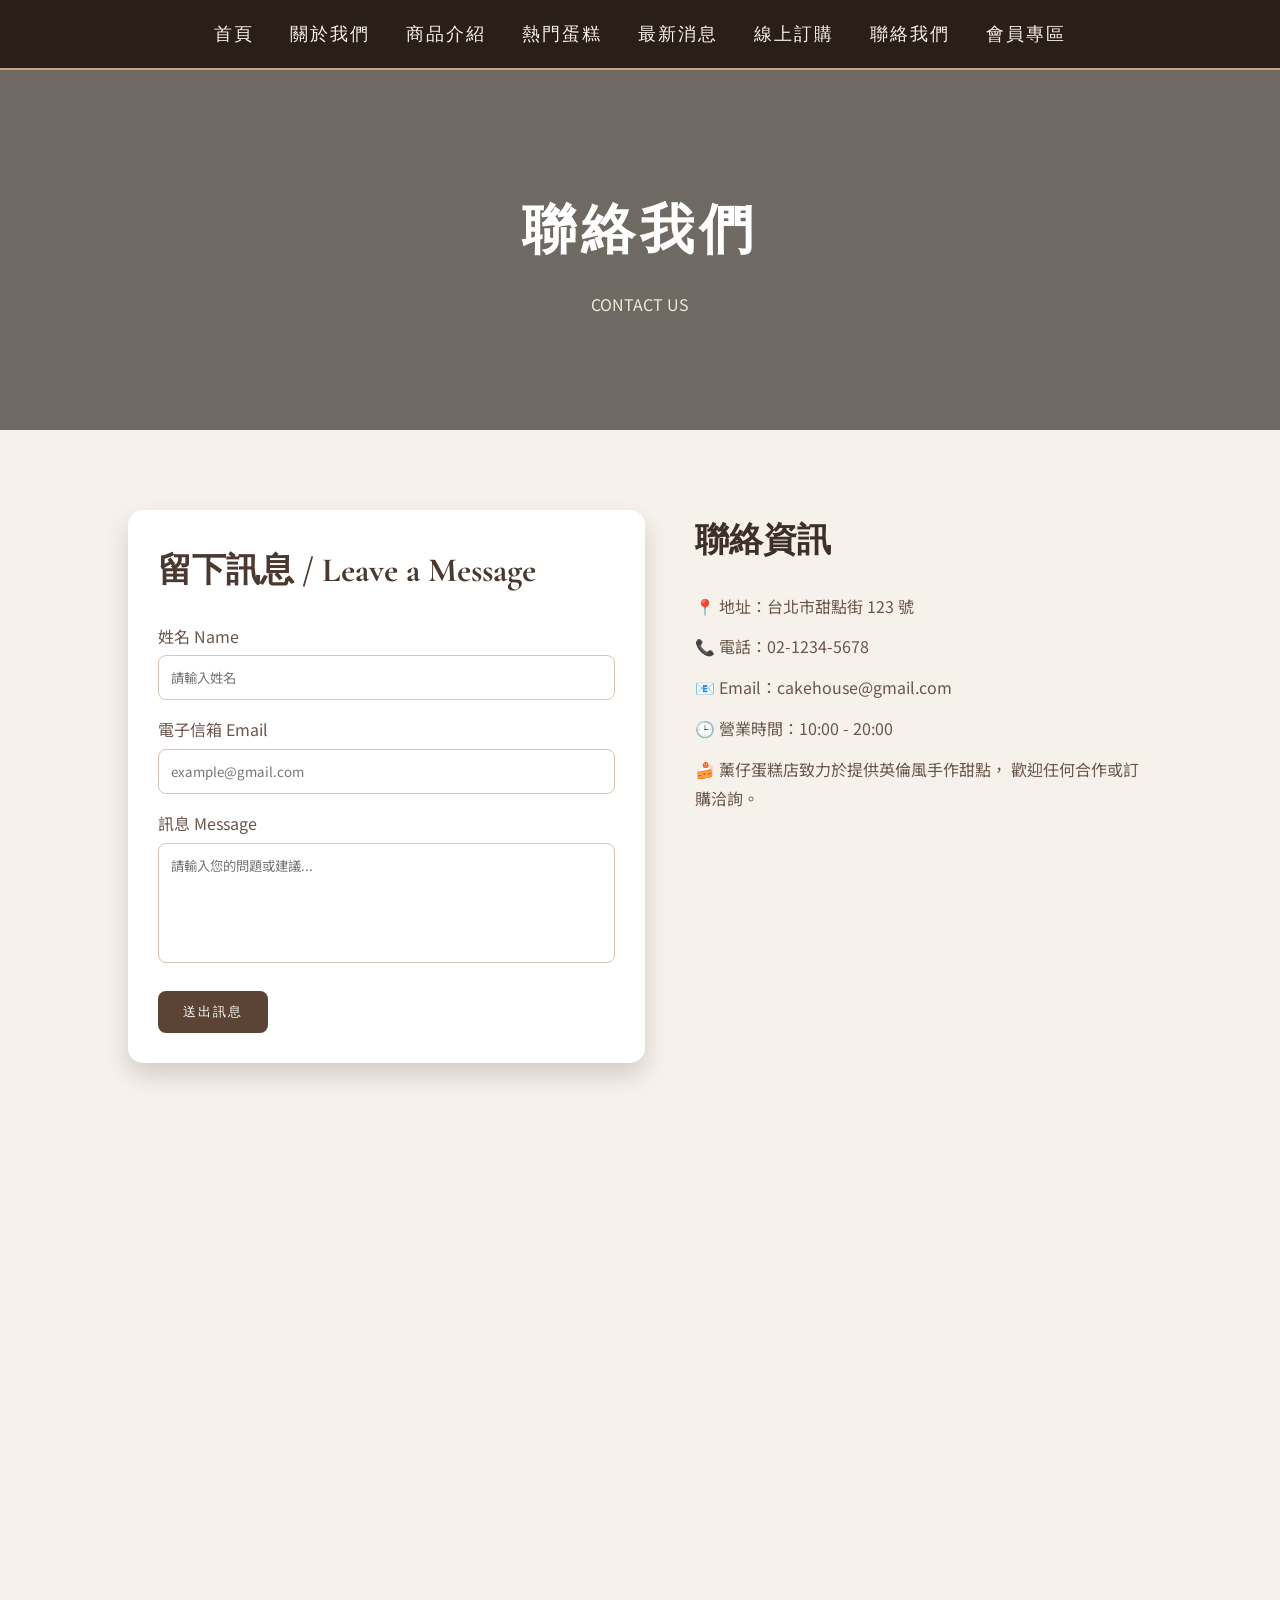
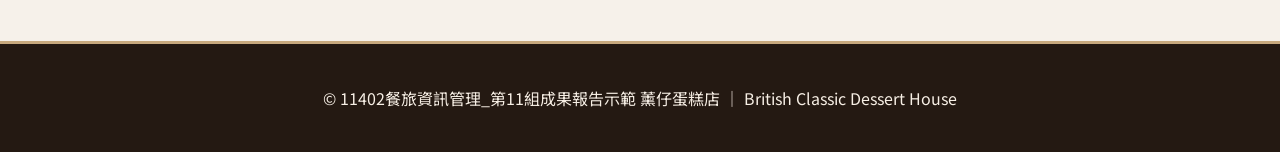
<file: CAKE SHOP/contact.html>
<!DOCTYPE html>
<html lang="zh-Hant">
<head>
<meta charset="UTF-8">
<meta name="viewport" content="width=device-width, initial-scale=1.0">

<title>聯絡我們｜薰仔蛋糕店</title>

<link href="https://fonts.googleapis.com/css2?family=Cormorant+Garamond:wght@400;500;600;700&family=Noto+Sans+TC:wght@300;400;500&display=swap" rel="stylesheet">

<style>

/* ===== 基本 ===== */
*{margin:0;padding:0;box-sizing:border-box;}

body{
    background:#f6f1ea;
    color:#3d3028;
    font-family:'Noto Sans TC', sans-serif;
    line-height:1.8;
}

/* ===== NAV ===== */
nav{
    background:#2a1f18;
    text-align:center;
    padding:18px;
    border-bottom:2px solid #c8a97e;
    position:sticky;
    top:0;
    z-index:999;
}

nav a{
    color:#f8f2eb;
    text-decoration:none;
    margin:0 16px;
    font-family:'Cormorant Garamond', serif;
    font-size:18px;
    letter-spacing:2px;
}

nav a:hover{color:#d8bc94;}

/* ===== HERO ===== */
.hero{
    height:40vh;
    background:
    linear-gradient(rgba(20,15,10,0.6), rgba(20,15,10,0.6)),
    url('https://images.unsplash.com/photo-1555507036-ab1f4038808a?q=80&w=1600&auto=format&fit=crop')
    center/cover no-repeat;

    display:flex;
    flex-direction:column;
    justify-content:center;
    align-items:center;
    text-align:center;
    color:white;
}

.hero h1{
    font-family:'Cormorant Garamond', serif;
    font-size:54px;
    letter-spacing:5px;
}

.hero p{
    margin-top:10px;
    color:#f2e7d7;
}

/* ===== 內容 ===== */
.container{
    padding:80px 10%;
}

/* ===== 表單區 ===== */
.form-box{
    display:flex;
    gap:50px;
    flex-wrap:wrap;
}

/* 表單 */
form{
    flex:1;
    background:white;
    padding:30px;
    border-radius:15px;
    box-shadow:0 12px 25px rgba(0,0,0,0.15);
}

form h2{
    font-family:'Cormorant Garamond', serif;
    margin-bottom:20px;
    font-size:34px;
    color:#4b382f;
}

label{
    display:block;
    margin-top:15px;
    margin-bottom:5px;
    color:#6a564b;
}

input, textarea{
    width:100%;
    padding:12px;
    border:1px solid #d8c6b3;
    border-radius:8px;
    font-family:'Noto Sans TC';
}

textarea{
    height:120px;
    resize:none;
}

button{
    margin-top:20px;
    padding:12px 25px;
    background:#5b4335;
    color:white;
    border:none;
    border-radius:8px;
    cursor:pointer;
    transition:0.3s;
    font-family:'Cormorant Garamond';
    letter-spacing:2px;
}

button:hover{
    background:#c8a97e;
    color:#2a1f18;
}

/* ===== 資訊區 ===== */
.info{
    flex:1;
}

.info h2{
    font-family:'Cormorant Garamond', serif;
    font-size:34px;
    margin-bottom:20px;
}

.info p{
    margin-bottom:12px;
    color:#6a564b;
}

/* ===== 地圖 ===== */
.map{
    margin-top:60px;
}

.map iframe{
    width:100%;
    height:350px;
    border:none;
    border-radius:15px;
}

/* ===== Footer ===== */
footer{
    background:#241912;
    color:#f7efe5;
    text-align:center;
    padding:40px;
    margin-top:80px;
    border-top:3px solid #c8a97e;
}

/* ===== RWD ===== */
@media(max-width:768px){
    .form-box{flex-direction:column;}
    .hero h1{font-size:38px;}
}

</style>
</head>

<body>

<!-- NAV -->
<nav>
    <a href="index.html">首頁</a>
    <a href="about.html">關於我們</a>
    <a href="products.html">商品介紹</a>
    <a href="hotcake.html">熱門蛋糕</a>
    <a href="news.html">最新消息</a>
    <a href="order.html">線上訂購</a>
    <a href="contact.html">聯絡我們</a>
    <a href="member.html">會員專區</a>
</nav>

<!-- HERO -->
<div class="hero">
    <h1>聯絡我們</h1>
    <p>CONTACT US</p>
</div>

<!-- 內容 -->
<div class="container">

    <div class="form-box">

        <!-- 表單 -->
        <form>
            <h2>留下訊息 / Leave a Message</h2>

            <label>姓名 Name</label>
            <input type="text" placeholder="請輸入姓名">

            <label>電子信箱 Email</label>
            <input type="email" placeholder="example@gmail.com">

            <label>訊息 Message</label>
            <textarea placeholder="請輸入您的問題或建議..."></textarea>

            <button type="submit">送出訊息</button>
        </form>

        <!-- 資訊 -->
        <div class="info">
            <h2>聯絡資訊</h2>

            <p>📍 地址：台北市甜點街 123 號</p>
            <p>📞 電話：02-1234-5678</p>
            <p>📧 Email：cakehouse@gmail.com</p>
            <p>🕒 營業時間：10:00 - 20:00</p>

            <p>
                🍰 薰仔蛋糕店致力於提供英倫風手作甜點，
                歡迎任何合作或訂購洽詢。
            </p>
        </div>

    </div>

    <!-- 地圖 -->
    <div class="map">
        <iframe src="https://www.google.com/maps/embed?pb=!1m18..."></iframe>
    </div>

</div>

<!-- Footer -->
<footer>
© 11402餐旅資訊管理_第11組成果報告示範 薰仔蛋糕店 ｜ British Classic Dessert House </footer>

</body>
</html>
</file>
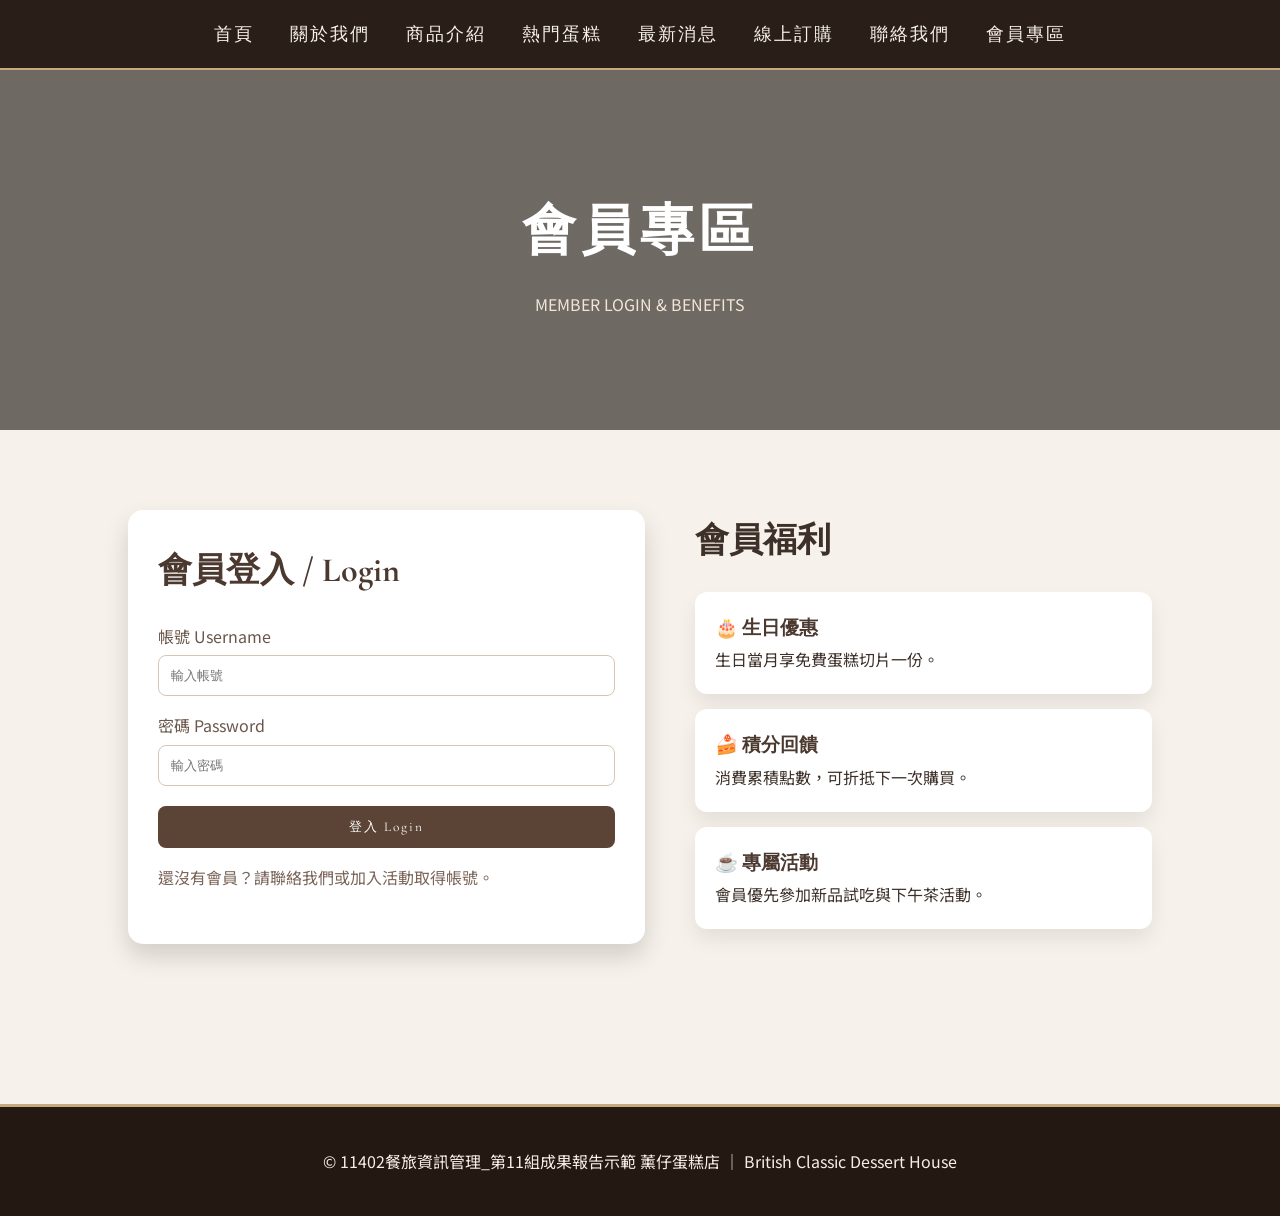
<file: CAKE SHOP/member.html>
<!DOCTYPE html>
<html lang="zh-Hant">
<head>
<meta charset="UTF-8">
<meta name="viewport" content="width=device-width, initial-scale=1.0">

<title>會員專區｜薰仔蛋糕店</title>

<link href="https://fonts.googleapis.com/css2?family=Cormorant+Garamond:wght@400;500;600;700&family=Noto+Sans+TC:wght@300;400;500&display=swap" rel="stylesheet">

<style>

/* ===== 基本 ===== */
*{margin:0;padding:0;box-sizing:border-box;}

body{
    background:#f6f1ea;
    color:#3d3028;
    font-family:'Noto Sans TC', sans-serif;
    line-height:1.8;
}

/* ===== NAV ===== */
nav{
    background:#2a1f18;
    text-align:center;
    padding:18px;
    border-bottom:2px solid #c8a97e;
    position:sticky;
    top:0;
    z-index:999;
}

nav a{
    color:#f8f2eb;
    text-decoration:none;
    margin:0 16px;
    font-family:'Cormorant Garamond', serif;
    font-size:18px;
    letter-spacing:2px;
}

nav a:hover{color:#d8bc94;}

/* ===== HERO ===== */
.hero{
    height:40vh;
    background:
    linear-gradient(rgba(20,15,10,0.6), rgba(20,15,10,0.6)),
    url('https://images.unsplash.com/photo-1555507036-ab1f4038808a?q=80&w=1600&auto=format&fit=crop')
    center/cover no-repeat;

    display:flex;
    justify-content:center;
    align-items:center;
    flex-direction:column;
    text-align:center;
    color:white;
}

.hero h1{
    font-family:'Cormorant Garamond', serif;
    font-size:54px;
    letter-spacing:5px;
}

.hero p{
    margin-top:10px;
    color:#f2e7d7;
}

/* ===== 內容 ===== */
.container{
    padding:80px 10%;
}

/* ===== 會員區塊 ===== */
.member-box{
    display:flex;
    gap:50px;
    flex-wrap:wrap;
}

/* 表單 */
.form{
    flex:1;
    background:white;
    padding:30px;
    border-radius:15px;
    box-shadow:0 12px 25px rgba(0,0,0,0.15);
}

.form h2{
    font-family:'Cormorant Garamond', serif;
    margin-bottom:20px;
    font-size:34px;
    color:#4b382f;
}

label{
    display:block;
    margin-top:15px;
    margin-bottom:5px;
    color:#6a564b;
}

input{
    width:100%;
    padding:12px;
    border:1px solid #d8c6b3;
    border-radius:8px;
}

button{
    margin-top:20px;
    width:100%;
    padding:12px;
    background:#5b4335;
    color:white;
    border:none;
    border-radius:8px;
    cursor:pointer;
    font-family:'Cormorant Garamond';
    letter-spacing:2px;
    transition:0.3s;
}

button:hover{
    background:#c8a97e;
    color:#2a1f18;
}

/* ===== 會員福利 ===== */
.info{
    flex:1;
}

.info h2{
    font-family:'Cormorant Garamond', serif;
    font-size:34px;
    margin-bottom:20px;
}

.benefit{
    background:white;
    padding:20px;
    margin-bottom:15px;
    border-radius:12px;
    box-shadow:0 10px 20px rgba(0,0,0,0.08);
}

.benefit h3{
    font-family:'Cormorant Garamond';
    color:#4b382f;
}

/* ===== Footer ===== */
footer{
    background:#241912;
    color:#f7efe5;
    text-align:center;
    padding:40px;
    margin-top:80px;
    border-top:3px solid #c8a97e;
}

/* ===== RWD ===== */
@media(max-width:768px){
    .member-box{flex-direction:column;}
    .hero h1{font-size:38px;}
}

</style>
</head>

<body>

<!-- NAV -->
<nav>
    <a href="index.html">首頁</a>
    <a href="about.html">關於我們</a>
    <a href="products.html">商品介紹</a>
    <a href="hotcake.html">熱門蛋糕</a>
    <a href="news.html">最新消息</a>
    <a href="order.html">線上訂購</a>
    <a href="contact.html">聯絡我們</a>
    <a href="member.html">會員專區</a>
</nav>

<!-- HERO -->
<div class="hero">
    <h1>會員專區</h1>
    <p>MEMBER LOGIN & BENEFITS</p>
</div>

<!-- 內容 -->
<div class="container">

    <div class="member-box">

        <!-- 登入表單 -->
        <div class="form">
            <h2>會員登入 / Login</h2>

            <label>帳號 Username</label>
            <input type="text" placeholder="輸入帳號">

            <label>密碼 Password</label>
            <input type="password" placeholder="輸入密碼">

            <button>登入 Login</button>

            <p style="margin-top:15px;color:#7a6558;">
                還沒有會員？請聯絡我們或加入活動取得帳號。
            </p>
        </div>

        <!-- 會員福利 -->
        <div class="info">
            <h2>會員福利</h2>

            <div class="benefit">
                <h3>🎂 生日優惠</h3>
                <p>生日當月享免費蛋糕切片一份。</p>
            </div>

            <div class="benefit">
                <h3>🍰 積分回饋</h3>
                <p>消費累積點數，可折抵下一次購買。</p>
            </div>

            <div class="benefit">
                <h3>☕ 專屬活動</h3>
                <p>會員優先參加新品試吃與下午茶活動。</p>
            </div>

        </div>

    </div>

</div>

<!-- Footer -->
<footer>
© 11402餐旅資訊管理_第11組成果報告示範 薰仔蛋糕店 ｜ British Classic Dessert House </footer>

</body>
</html>
</file>
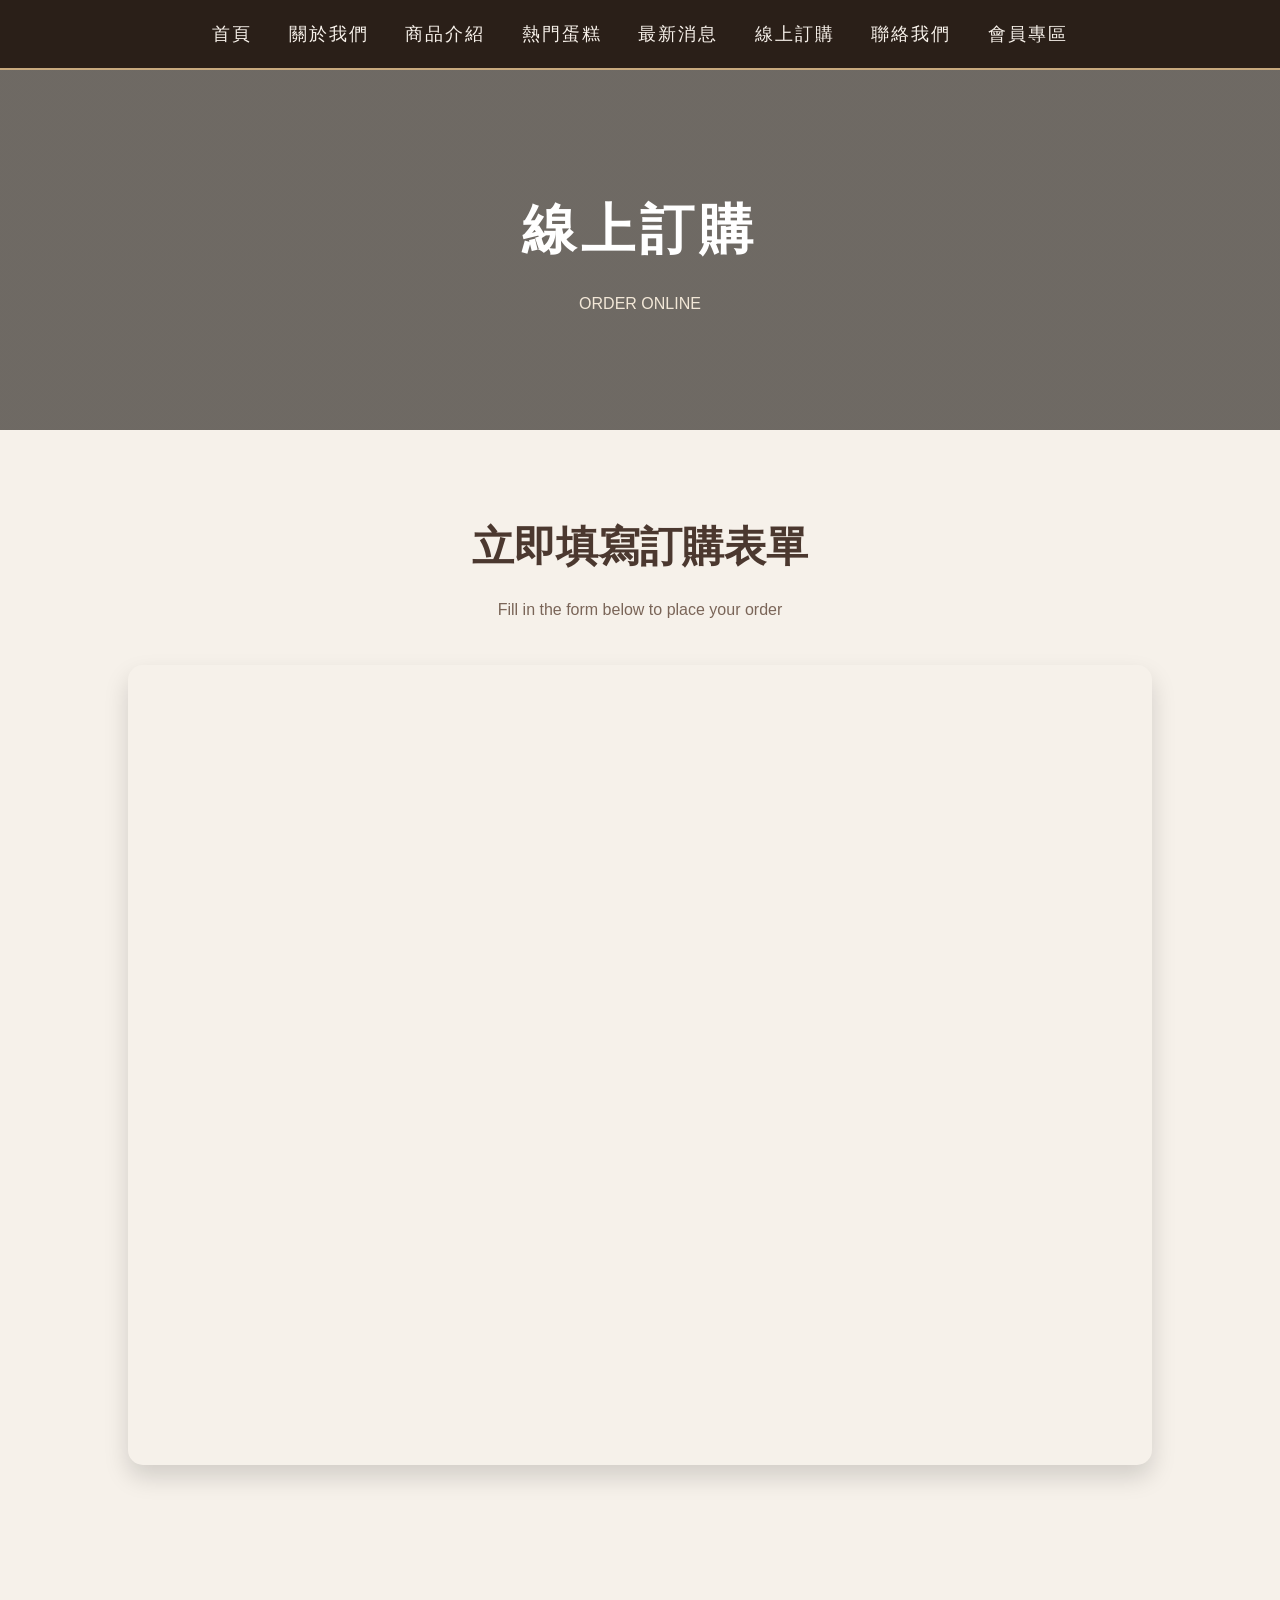
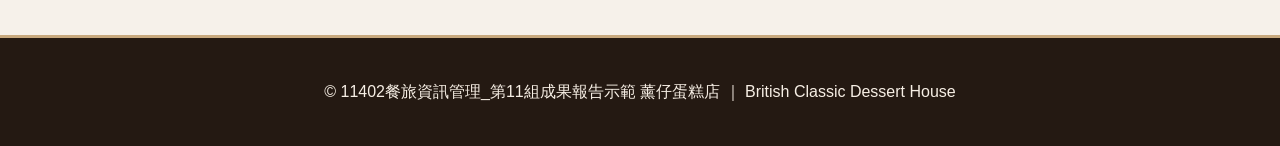
<file: CAKE SHOP/order.html>
<!DOCTYPE html>
<html lang="zh-Hant">
<head>
<meta charset="UTF-8">
<meta name="viewport" content="width=device-width, initial-scale=1.0">

<title>線上訂購｜薰仔蛋糕店</title>

<link href="https://images.unsplash.com/photo-1488477181946-6428a0291777?q=80&w=1200&auto=format&fit=crop" rel="stylesheet">

<style>

/* ===== 基本 ===== */
*{margin:0;padding:0;box-sizing:border-box;}

body{
    background:#f6f1ea;
    color:#3d3028;
    font-family:'Noto Sans TC', sans-serif;
    line-height:1.8;
}

/* ===== NAV ===== */
nav{
    background:#2a1f18;
    text-align:center;
    padding:18px;
    border-bottom:2px solid #c8a97e;
    position:sticky;
    top:0;
    z-index:999;
}

nav a{
    color:#f8f2eb;
    text-decoration:none;
    margin:0 16px;
    font-family:'Cormorant Garamond', serif;
    font-size:18px;
    letter-spacing:2px;
}

nav a:hover{
    color:#d8bc94;
}

/* ===== HERO ===== */
.hero{
    height:40vh;
    background:
    linear-gradient(rgba(20,15,10,0.6), rgba(20,15,10,0.6)),
    url('https://images.unsplash.com/photo-1555507036-ab1f4038808a?q=80&w=1600&auto=format&fit=crop')
    center/cover no-repeat;

    display:flex;
    justify-content:center;
    align-items:center;
    flex-direction:column;
    text-align:center;
    color:white;
}

.hero h1{
    font-family:'Cormorant+Garamond', serif;
    font-size:54px;
    letter-spacing:5px;
}

.hero p{
    margin-top:10px;
    color:#f2e7d7;
}

/* ===== 內容 ===== */
.container{
    padding:80px 10%;
    text-align:center;
}

.container h2{
    font-family:'Cormorant Garamond', serif;
    font-size:42px;
    margin-bottom:10px;
    color:#4b382f;
}

.container p{
    color:#7a6558;
    margin-bottom:40px;
}

/* ===== 表單區塊 ===== */
.form-box{
    width:100%;
    height:800px;
    border:none;
    border-radius:15px;
    box-shadow:0 12px 25px rgba(0,0,0,0.15);
}

/* ===== Footer ===== */
footer{
    background:#241912;
    color:#f7efe5;
    text-align:center;
    padding:40px;
    margin-top:80px;
    border-top:3px solid #c8a97e;
}

/* ===== RWD ===== */
@media(max-width:768px){
    .hero h1{font-size:38px;}
}

</style>
</head>

<body>

<!-- NAV -->
<nav>
    <a href="index.html">首頁</a>
    <a href="about.html">關於我們</a>
    <a href="products.html">商品介紹</a>
    <a href="hotcake.html">熱門蛋糕</a>
    <a href="news.html">最新消息</a>
    <a href="order.html">線上訂購</a>
    <a href="contact.html">聯絡我們</a>
    <a href="member.html">會員專區</a>
</nav>

<!-- HERO -->
<div class="hero">
    <h1>線上訂購</h1>
    <p>ORDER ONLINE</p>
</div>

<!-- 內容 -->
<div class="container">

    <h2>立即填寫訂購表單</h2>
    <p>Fill in the form below to place your order</p>

    <!-- Google Form 嵌入 -->
    <iframe class="form-box"
        src="https://docs.google.com/forms/d/e/1FAIpQLSdf81U8L1Kb8neyPjHkt5gH9kDF5Re7hRMZJu9nHp020QSV2Q/viewform?embedded=true">
        載入中...
    </iframe>

</div>

<!-- Footer -->
<footer>
© 11402餐旅資訊管理_第11組成果報告示範 薰仔蛋糕店 ｜ British Classic Dessert House </footer>
</body>
</html>
</file>
